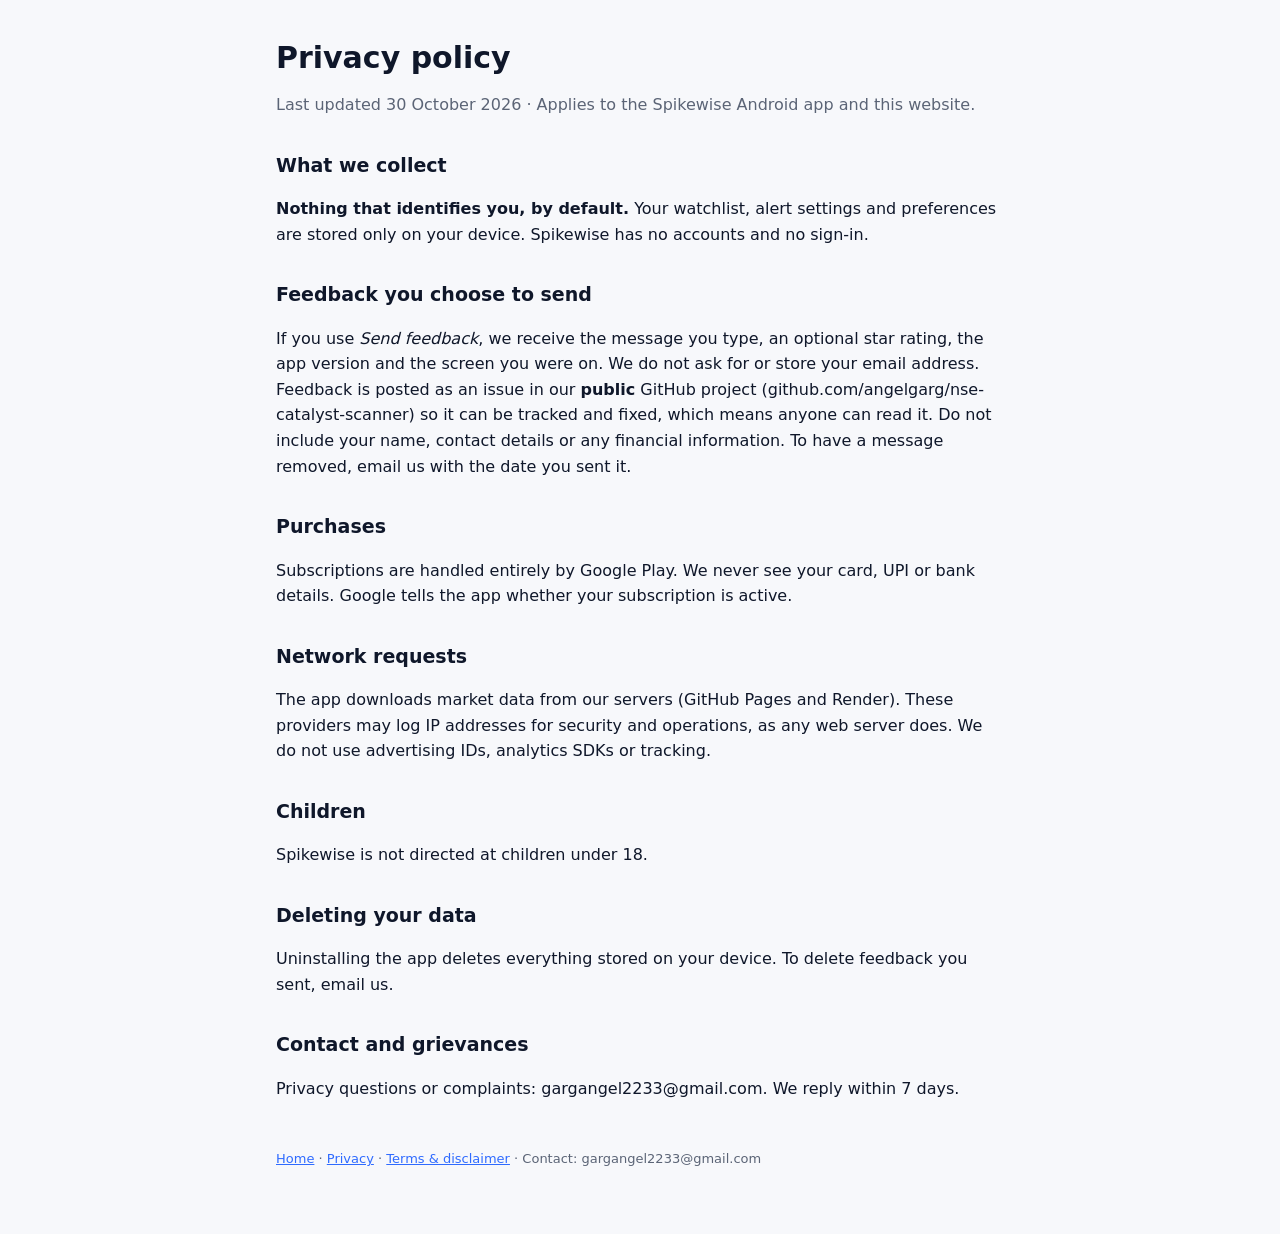
<file: web/privacy.html>
<!doctype html><html lang="en"><head><meta charset="utf-8"><meta name="viewport" content="width=device-width,initial-scale=1">
<title>Spikewise Privacy</title><link rel="stylesheet" href="style.css"></head><body><main>
<h1>Privacy policy</h1><p class="muted">Last updated 30 October 2026 · Applies to the Spikewise Android app and this website.</p>
<h2>What we collect</h2>
<p><b>Nothing that identifies you, by default.</b> Your watchlist, alert settings and preferences are stored only on your device.
Spikewise has no accounts and no sign-in.</p>
<h2>Feedback you choose to send</h2>
<p>If you use <i>Send feedback</i>, we receive the message you type, an optional star rating, the app version and the
screen you were on. We do not ask for or store your email address. Feedback is posted as an issue in our
<b>public</b> GitHub project (github.com/angelgarg/nse-catalyst-scanner) so it can be tracked and fixed, which means
anyone can read it. Do not include your name, contact details or any financial information. To have a message
removed, email us with the date you sent it.</p>
<h2>Purchases</h2>
<p>Subscriptions are handled entirely by Google Play. We never see your card, UPI or bank details. Google tells the app whether your
subscription is active.</p>
<h2>Network requests</h2>
<p>The app downloads market data from our servers (GitHub Pages and Render). These providers may log IP addresses for security and
operations, as any web server does. We do not use advertising IDs, analytics SDKs or tracking.</p>
<h2>Children</h2><p>Spikewise is not directed at children under 18.</p>
<h2>Deleting your data</h2><p>Uninstalling the app deletes everything stored on your device. To delete feedback you sent, email us.</p>
<h2>Contact and grievances</h2><p>Privacy questions or complaints: gargangel2233@gmail.com. We reply within 7 days.</p>
<footer><a href="index.html">Home</a> · <a href="privacy.html">Privacy</a> · <a href="terms.html">Terms &amp; disclaimer</a> · Contact: gargangel2233@gmail.com</footer></main></body></html>
</file>
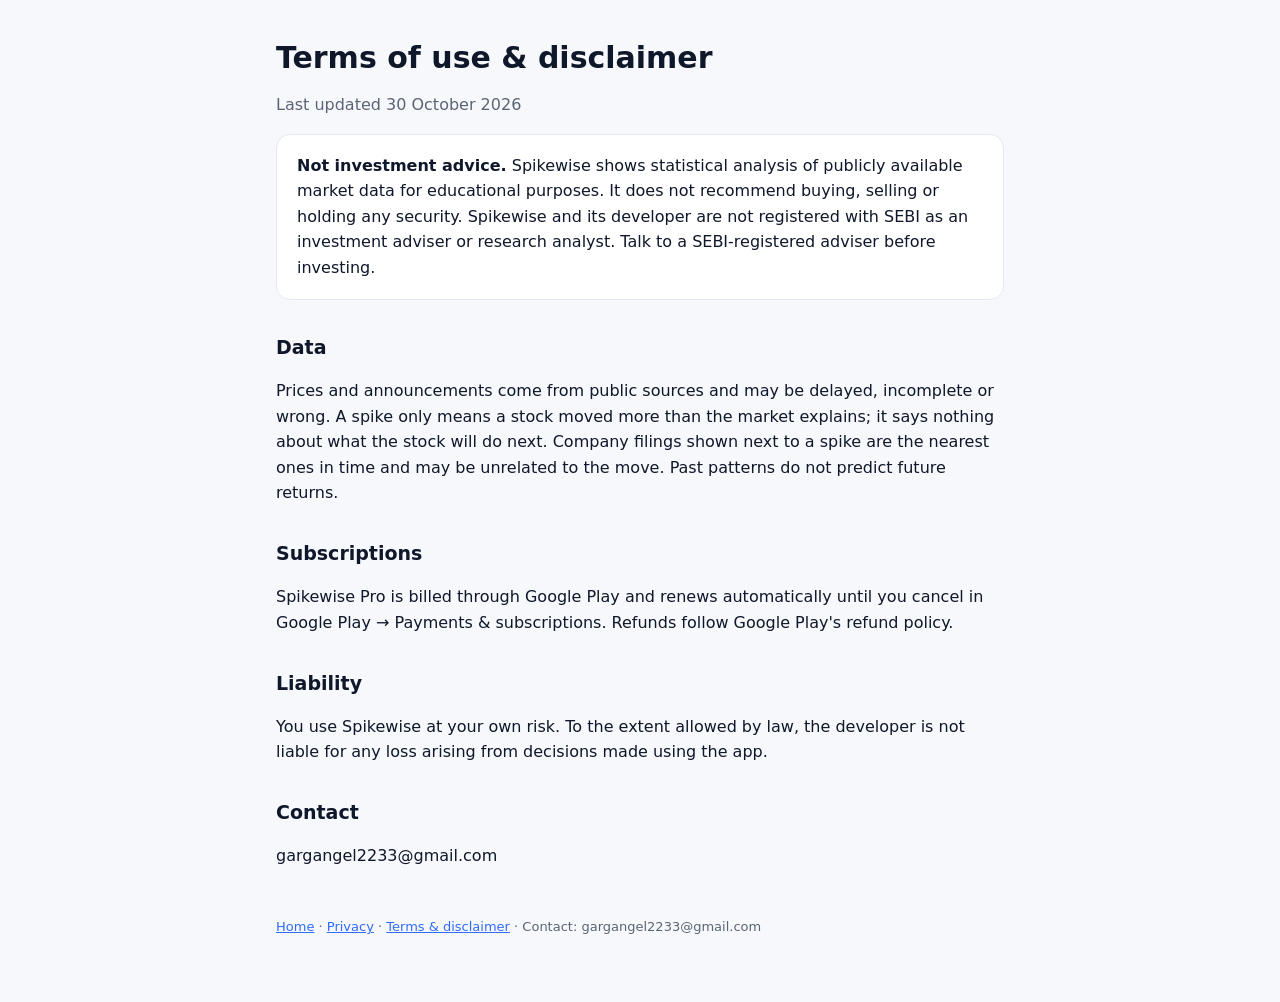
<file: web/terms.html>
<!doctype html><html lang="en"><head><meta charset="utf-8"><meta name="viewport" content="width=device-width,initial-scale=1">
<title>Spikewise Terms</title><link rel="stylesheet" href="style.css"></head><body><main>
<h1>Terms of use &amp; disclaimer</h1><p class="muted">Last updated 30 October 2026</p>
<div class="card"><b>Not investment advice.</b> Spikewise shows statistical analysis of publicly available market data for educational
purposes. It does not recommend buying, selling or holding any security. Spikewise and its developer are not registered with SEBI as an
investment adviser or research analyst. Talk to a SEBI-registered adviser before investing.</div>
<h2>Data</h2><p>Prices and announcements come from public sources and may be delayed, incomplete or wrong. A spike only means a stock moved
more than the market explains; it says nothing about what the stock will do next. Company filings shown next to a spike are
the nearest ones in time and may be unrelated to the move. Past patterns do not predict future returns.</p>
<h2>Subscriptions</h2><p>Spikewise Pro is billed through Google Play and renews automatically until you cancel in Google Play &rarr;
Payments &amp; subscriptions. Refunds follow Google Play's refund policy.</p>
<h2>Liability</h2><p>You use Spikewise at your own risk. To the extent allowed by law, the developer is not liable for any loss arising from
decisions made using the app.</p>
<h2>Contact</h2><p>gargangel2233@gmail.com</p>
<footer><a href="index.html">Home</a> · <a href="privacy.html">Privacy</a> · <a href="terms.html">Terms &amp; disclaimer</a> · Contact: gargangel2233@gmail.com</footer></main></body></html>
</file>
<file: web/style.css>
:root{--bg:#f7f8fb;--fg:#0f172a;--muted:#5b6476;--card:#fff;--line:#e3e7ef;--accent:#2f6bff}
@media (prefers-color-scheme:dark){:root{--bg:#0b1220;--fg:#e7ecf6;--muted:#93a1bd;--card:#121a2c;--line:#243049;--accent:#4f8cff}}
*{box-sizing:border-box}body{margin:0;background:var(--bg);color:var(--fg);font:16px/1.6 system-ui,-apple-system,Segoe UI,Roboto,sans-serif}
main{max-width:760px;margin:0 auto;padding:40px 16px 64px}a{color:var(--accent)}h1{font-size:30px;line-height:1.2;margin:0 0 8px}
h2{font-size:19px;margin:32px 0 8px}.muted{color:var(--muted)}.card{background:var(--card);border:1px solid var(--line);border-radius:14px;padding:18px 20px;margin:16px 0}
.btn{display:inline-block;background:var(--accent);color:#fff;text-decoration:none;padding:10px 18px;border-radius:10px;font-weight:600}
footer{margin-top:48px;font-size:13px;color:var(--muted)}
</file>
